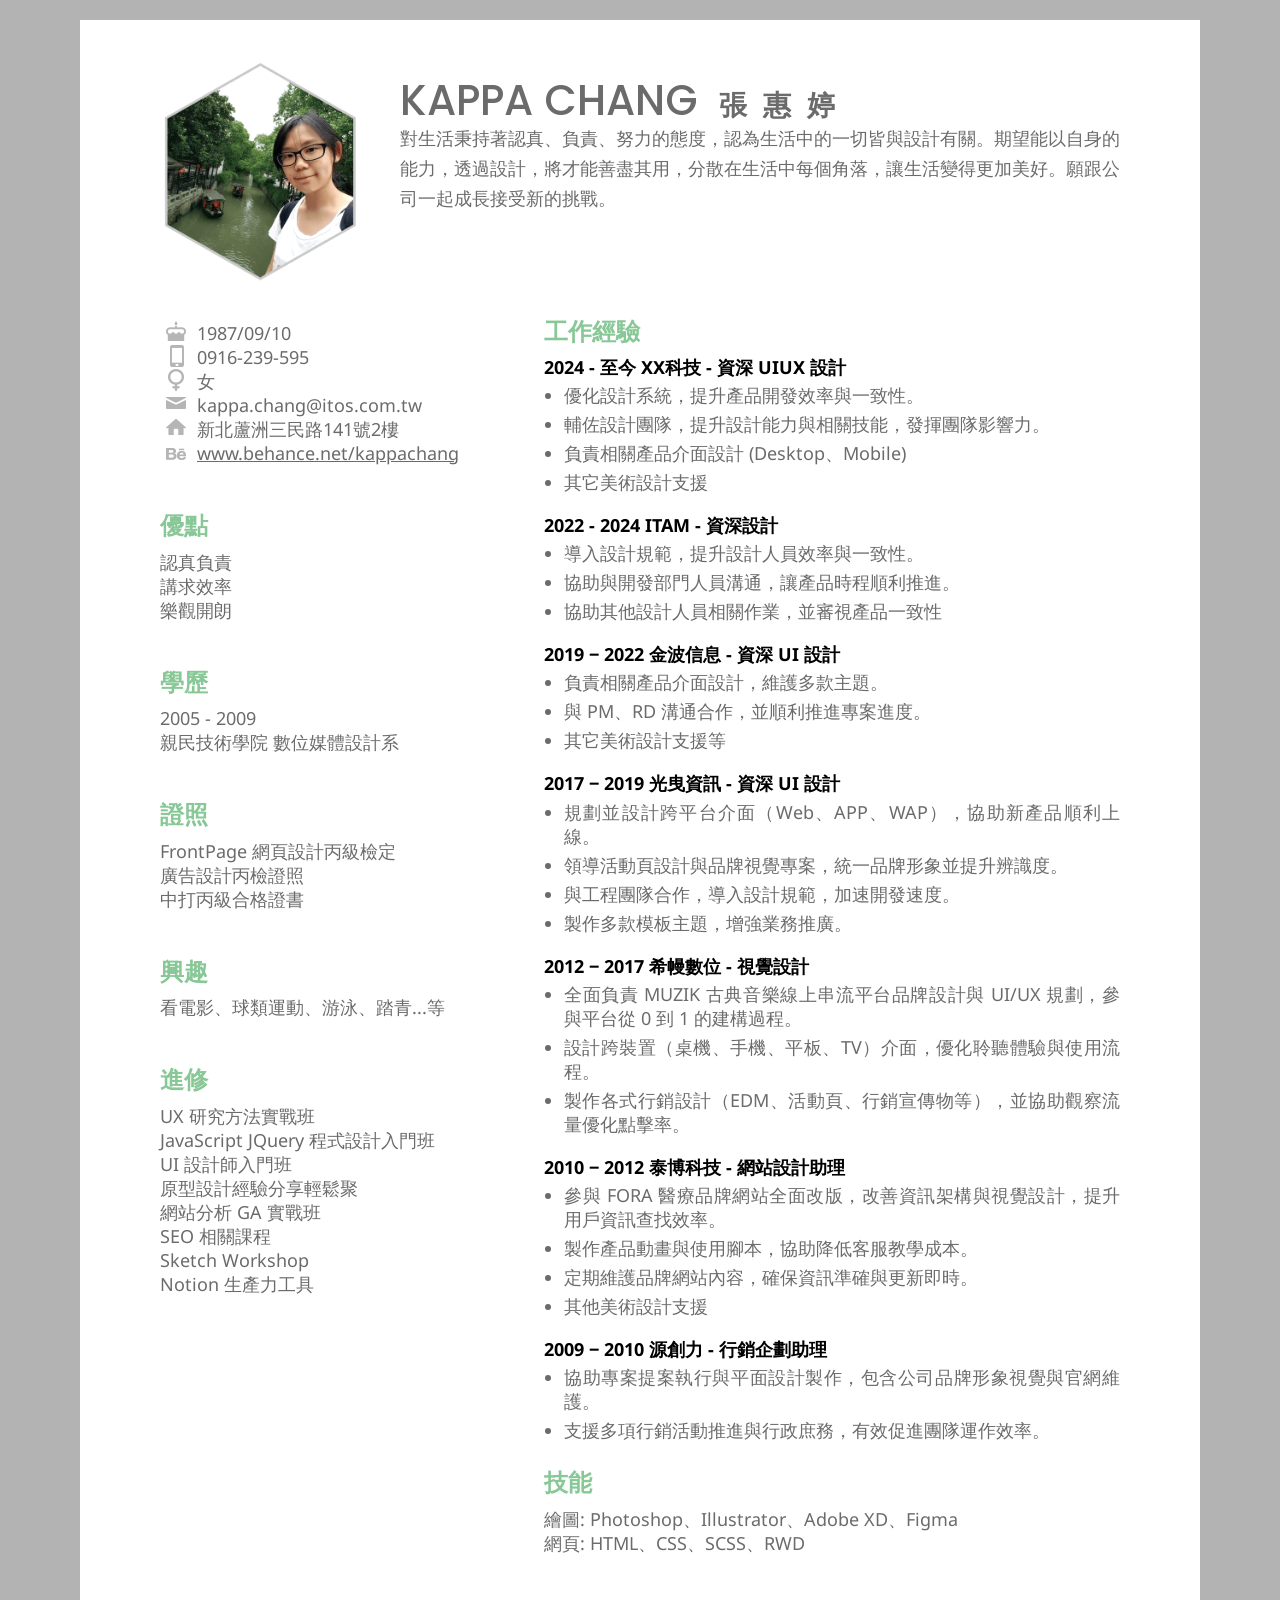
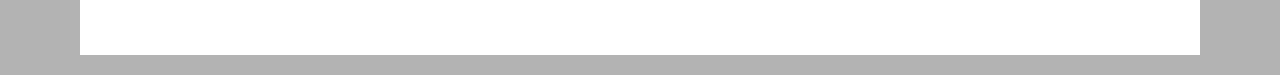
<file: index.html>
<!DOCTYPE html>
<html lang="en">
<head>
  <meta charset="UTF-8">
  <meta http-equiv="X-UA-Compatible" content="IE=edge">
  <meta name="viewport" content="width=device-width, initial-scale=1.0, user-scalable=no, minimum-scale=1.0, maximum-scale=1.0" /><!-- 支援手機 -->
  <meta name="format-detection" content="telephone=no" /><!-- 解除iOS手機電話link -->
	<title>KAPPA CHANG 張惠婷</title>
	<meta name='description' content='對生活秉持著認真、負責、努力的態度，認為生活中的一切皆與設計有關。期望能以自身的能力，透過設計，將才能善盡其用，分散在生活中每個角落，讓生活變得更加美好。願跟公司一起成長接受新的挑戰。'/>
  <link rel="stylesheet" href="css/style.css">
  <link rel="stylesheet" href="css/plug/animate.css">
	<style>
		@import url('https://fonts.googleapis.com/css?family=Noto+Sans:400,700|Poppins:300,500,600');
	</style>
</head>
<body>
  <!-- container start -->
	<div class="container">
		<div class="full">
			<div class="img wow flipInX" data-wow-delay=".3s"><img src="images/photo.png"></div>
			<div class="content">
				<h1 class="name-group wow fadeInDown" data-wow-offset="100" data-wow-delay="1.2s">
					<span class="en-name">KAPPA CHANG</span>
					<span class="ch-name">張惠婷</span></h1>
				<div class="desc wow fadeInUp" data-wow-offset="100" data-wow-delay=".3s">對生活秉持著認真、負責、努力的態度，認為生活中的一切皆與設計有關。期望能以自身的能力，透過設計，將才能善盡其用，分散在生活中每個角落，讓生活變得更加美好。願跟公司一起成長接受新的挑戰。</div>
			</div>
		</div>

		<div class="full">

			<!-- left start -->
			<div class="left">
				<div class="group-block setting-font15px wow fadeInUp" data-wow-delay="1.2s">
					<ul>
						<li><i class="icons icons__birthday"></i>1987/09/10</li>
						<li><i class="icons icons__phone"></i>0916-239-595</li>
						<li><i class="icons icons__gender"></i>女</li>
						<li><i class="icons icons__mail"></i>kappa.chang@itos.com.tw</li>
						<li><i class="icons icons__address"></i>新北蘆洲三民路141號2樓</li>
						<li><i class="icons icons__behance"></i><a href="https://www.behance.net/kappachang" target="_blank">www.behance.net/kappachang</a></li>
					</ul>
				</div>
				<div class="group-block wow fadeInUp" data-wow-delay="1.5s">
					<h2 class="resume-title">優點</h2>
					<ul>
						<li>認真負責</li>
						<li>講求效率</li>
						<li>樂觀開朗</li>
					</ul>
				</div>
				<div class="group-block wow fadeInUp" data-wow-offset="200" data-wow-delay="1.8s">
					<h2 class="resume-title">學歷</h2>
					<ul>
						<li>2005 - 2009</li>
						<li>親民技術學院 數位媒體設計系</li>
					</ul>
				</div>
				<div class="group-block wow fadeInUp" data-wow-offset="200" data-wow-delay=".3s">
					<h2 class="resume-title">證照</h2>
					<ul>
						<li>FrontPage 網頁設計丙級檢定</li>
						<li>廣告設計丙檢證照</li>
						<li>中打丙級合格證書</li>
					</ul>
				</div>
				<div class="group-block wow fadeInUp" data-wow-offset="200" data-wow-delay=".3s">
					<h2 class="resume-title">興趣</h2>
					<ul>
						<li>看電影、球類運動、游泳、踏青...等</li>
					</ul>
				</div>
				<div class="group-block wow fadeInUp" data-wow-offset="200" data-wow-delay=".3s">
					<h2 class="resume-title">進修</h2>
					<ul>
						<li>UX 研究方法實戰班</li>
						<li>JavaScript JQuery 程式設計入門班</li>
						<li>UI 設計師入門班</li>
						<li>原型設計經驗分享輕鬆聚</li>
						<li>網站分析 GA 實戰班</li>
						<li>SEO 相關課程</li>
						<li>Sketch Workshop</li>
						<li>Notion 生產力工具</li>
					</ul>
				</div>
			</div>
			<!-- left end -->

			<!-- right start -->
			<div class="right">
				<div class="group-block">
					<div class="wow fadeInUp" data-wow-delay="1.5s">
						<h2 class="resume-title">工作經驗</h2>
						<h3 class="resume-subtitle">2024 - 至今 XX科技 - 資深 UIUX 設計</h3>
						<!-- <div class="desc">負責相關產品介面設計與品牌視覺設計，內容包含網頁前後台設計、活動網頁設計、Banner 設計、賀卡設計...等。</div> -->
						<ul class="desc">
							<li>優化設計系統，提升產品開發效率與一致性。</li>
							<li>輔佐設計團隊，提升設計能力與相關技能，發揮團隊影響力。</li>
							<li>負責相關產品介面設計 (Desktop、Mobile)</li>
							<li>其它美術設計支援</li>
						</ul>
					</div>
					<div class="wow fadeInUp" data-wow-delay="1.8s">
						<h3 class="resume-subtitle">2022 - 2024 ITAM - 資深設計</h3>
						<!-- <div class="desc">負責相關產品介面設計，內容包含網頁桌機介面設計、手機介面設計、Banner 設計、後台設計...等。</div> -->
						 <ul class="desc">
							<li>導入設計規範，提升設計人員效率與一致性。</li>
							<li>協助與開發部門人員溝通，讓產品時程順利推進。</li>
							<li>協助其他設計人員相關作業，並審視產品一致性</li>
						</ul>
					</div>
					<div class="wow fadeInUp" data-wow-delay="2.1s">
						<h3 class="resume-subtitle">2019 ‒ 2022 金波信息 - 資深 UI 設計</h3>
						<!-- <div class="desc">負責相關產品介面設計，內容包含網頁前台設計、APP 設計、Banner 設計...等。</div> -->
						<ul class="desc">
							<li>負責相關產品介面設計，維護多款主題。</li>
							<li>與 PM、RD 溝通合作，並順利推進專案進度。</li>
							<li>其它美術設計支援等</li>
						</ul>
					</div>
					<div class="wow fadeInUp" data-wow-delay="2.4s">
						<h3 class="resume-subtitle">2017 ‒ 2019 光曳資訊 - 資深 UI 設計</h3>
						<!-- <div class="desc">負責相關產品介面設計與品牌行銷視覺設計，內容包含網頁前後台設計、APP 設計、WAP 設計、活動網頁設計、Banner 設計...等。</div> -->
						<ul class="desc">
							<li>規劃並設計跨平台介面（Web、APP、WAP），協助新產品順利上線。</li>
							<li>領導活動頁設計與品牌視覺專案，統一品牌形象並提升辨識度。</li>
							<li>與工程團隊合作，導入設計規範，加速開發速度。</li>
							<li>製作多款模板主題，增強業務推廣。</li>
						</ul>
					</div>
					<div class="wow fadeInUp" data-wow-delay=".3s">
						<h3 class="resume-subtitle">2012 ‒ 2017 希幔數位 - 視覺設計</h3>
						<!-- <div class="desc">主要負責 MUZIK 古典音樂線上平台整體品牌形像的規範與製作，工作內容從討論、規劃到執行皆有參與。其範圍包含官方網站前後台視覺與介面設計；手機、平板、電視介面設計；品牌活動文宣物、EDM、活動網頁設計(RWD、HTML、CSS)...等。</div> -->
						<ul class="desc">
							<li>全面負責 MUZIK 古典音樂線上串流平台品牌設計與 UI/UX 規劃，參與平台從 0 到 1 的建構過程。</li>
							<li>設計跨裝置（桌機、手機、平板、TV）介面，優化聆聽體驗與使用流程。</li>
							<li>製作各式行銷設計（EDM、活動頁、行銷宣傳物等），並協助觀察流量優化點擊率。</li>
						</ul>
					</div>
					<!-- <div class="wow fadeInUp" data-wow-offset="200" data-wow-delay=".3s">
						<h3 class="resume-subtitle">2011 - 2017 其它設計接案</h3>
						<div class="desc">網站設計、APP 設計、LOGO 設計、名片設計、平面設計...等。</div>
					</div> -->
					<div class="wow fadeInUp" data-wow-offset="200" data-wow-delay=".3s">
						<h3 class="resume-subtitle">2010 ‒ 2012 泰博科技 - 網站設計助理</h3>
						<!-- <div class="desc">主要負責 FORA 福爾醫療器材品牌網站改版提案與製作、頁面的維護與更新，血糖機、血壓計、器材使用的操作腳本與動畫和一些專案美編協助。</div> -->
						<ul class="desc">
							<li>參與 FORA 醫療品牌網站全面改版，改善資訊架構與視覺設計，提升用戶資訊查找效率。</li>
							<li>製作產品動畫與使用腳本，協助降低客服教學成本。</li>
							<li>定期維護品牌網站內容，確保資訊準確與更新即時。</li>
							<li>其他美術設計支援</li>
						</ul>
					</div>
					<div class="wow fadeInUp" data-wow-offset="200" data-wow-delay=".3s">
						<h3 class="resume-subtitle">2009 ‒ 2010 源創力 - 行銷企劃助理</h3>
						<!-- <div class="desc">主要負責協助專案企劃的執行製作、平面美編設計、品牌官方網站的更新維護與一般行政庶務。</div> -->
						<ul class="desc">
							<li>協助專案提案執行與平面設計製作，包含公司品牌形象視覺與官網維護。</li>
							<li>支援多項行銷活動推進與行政庶務，有效促進團隊運作效率。</li>
						</ul>
				</div>
				<div class="group-block wow fadeInUp" data-wow-offset="200" data-wow-delay=".3s">
					<h2 class="resume-title">技能</h2>
					<ul>
						<li>繪圖: Photoshop、Illustrator、Adobe XD、Figma</li>
						<li>網頁: HTML、CSS、SCSS、RWD</li>
					</ul>
				</div>
			</div>
			<!-- right end -->

		</div>
	</div>
	<!-- container end -->

<script type="text/javascript" src="js/plug/wow.min.js"></script>

<script>
	new WOW().init();
</script>
</body>
</html>
</file>
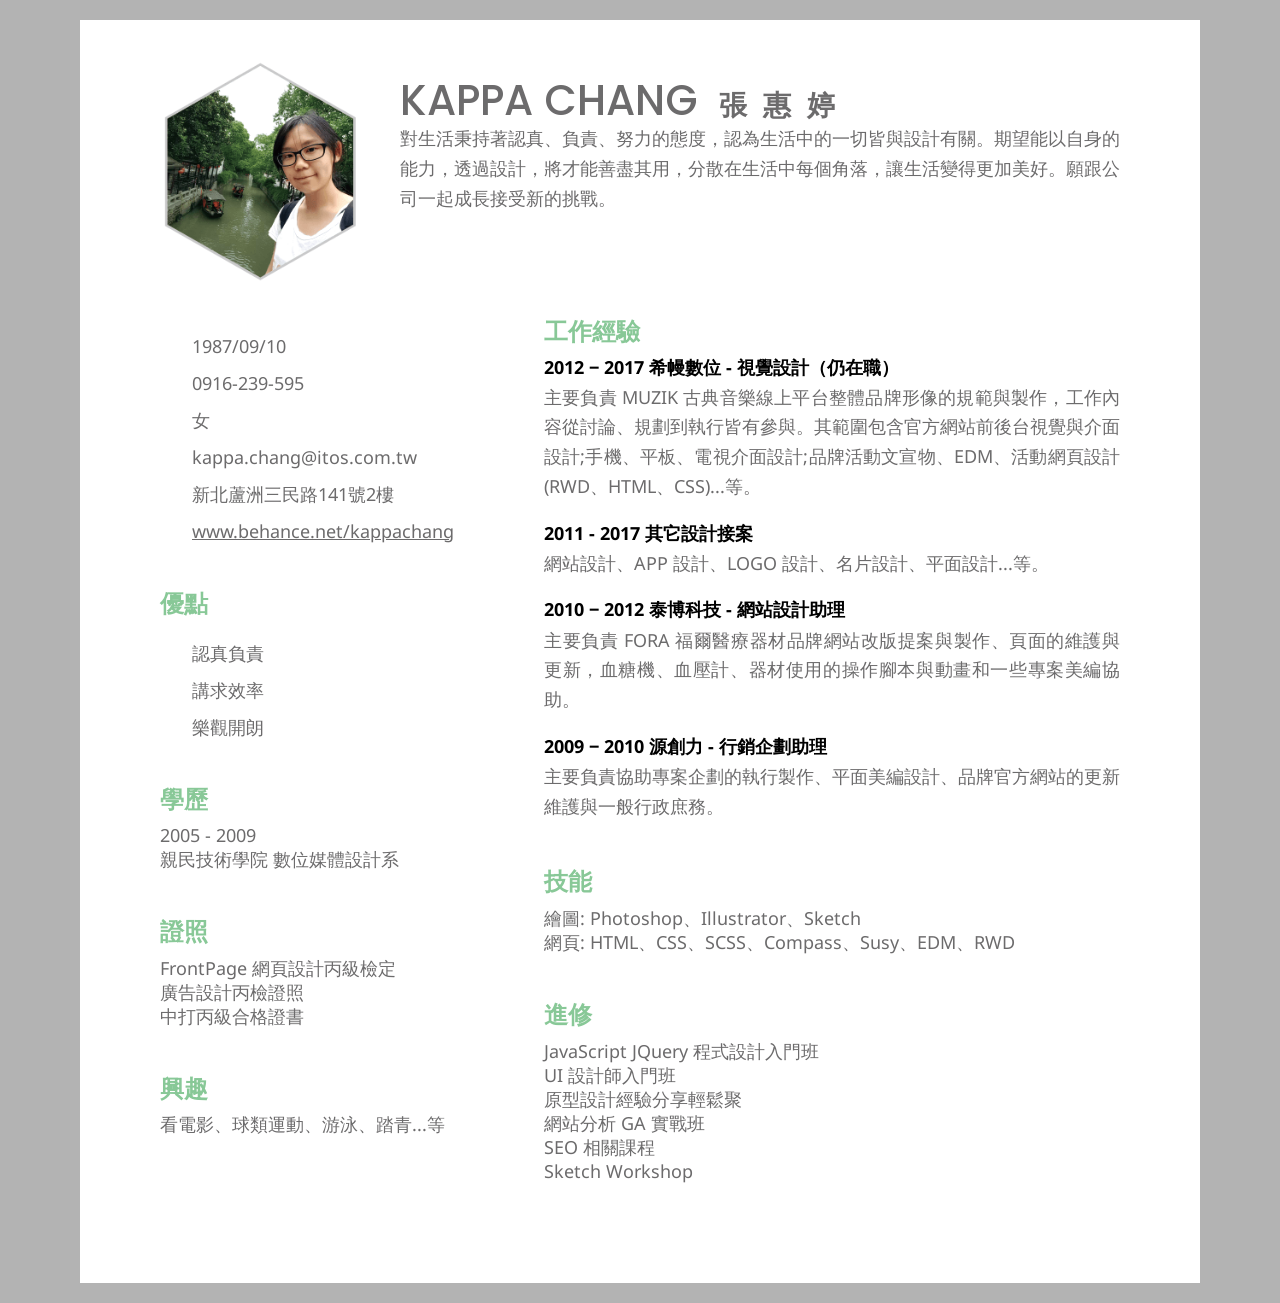
<file: resume.html>
<!DOCTYPE html>
<html lang="en">
<head>
	<meta charset="UTF-8">
	<link href="css/style.css" rel="stylesheet" />
	<title>resume</title>
	<style>
		@import url('https://fonts.googleapis.com/css?family=Noto+Sans:400,700|Poppins:300,500,600');
	</style>
</head>
<body>
	<!-- container start -->
	<div class="container">

		<div class="full clearfix">
			<div class="img"><img src="images/photo.png"></div>
			<div class="content">
				<h1 class="name-group">
					<span class="en-name">KAPPA CHANG</span>
					<span class="ch-name">張惠婷</span></h1>
				<div class="desc">對生活秉持著認真、負責、努力的態度，認為生活中的一切皆與設計有關。期望能以自身的能力，透過設計，將才能善盡其用，分散在生活中每個角落，讓生活變得更加美好。願跟公司一起成長接受新的挑戰。</div>
			</div>
		</div>

		<div class="full">

			<!-- left start -->
			<div class="left">
				<div class="group-block">
					<ul>
						<li><i class="icons icons-icons-birthday"></i>1987/09/10</li>
						<li><i class="icons icons-icons-phone"></i>0916-239-595</li>
						<li><i class="icons icons-icons-gender"></i>女</li>
						<li><i class="icons icons-icons-mail"></i>kappa.chang@itos.com.tw</li>
						<li><i class="icons icons-icons-address"></i>新北蘆洲三民路141號2樓</li>
						<li><i class="icons icons-icons-behance"></i><a href="https://www.behance.net/kappachang" target="_blank">www.behance.net/kappachang</a></li>
					</ul>
				</div>
				<div class="group-block">
					<h2 class="resume-title">優點</h2>
					<ul>
						<li><i class="icons icons"></i>認真負責</li>
						<li><i class="icons icons"></i>講求效率</li>
						<li><i class="icons icons"></i>樂觀開朗</li>
					</ul>
				</div>
				<div class="group-block">
					<h2 class="resume-title">學歷</h2>
					<ul>
						<li>2005 - 2009</li>
						<li>親民技術學院 數位媒體設計系</li>
					</ul>
				</div>
				<div class="group-block">
					<h2 class="resume-title">證照</h2>
					<ul>
						<li>FrontPage 網頁設計丙級檢定</li>
						<li>廣告設計丙檢證照</li>
						<li>中打丙級合格證書</li>
					</ul>
				</div>
				<div class="group-block">
					<h2 class="resume-title">興趣</h2>
					<ul>
						<li>看電影、球類運動、游泳、踏青...等</li>
					</ul>
				</div>
			</div>
			<!-- left end -->

			<!-- right start -->
			<div class="right">
				<div class="group-block">
					<h2 class="resume-title">工作經驗</h2>
					<h3 class="resume-subtitle">2012 ‒ 2017 希幔數位 - 視覺設計（仍在職）</h3>
					<div class="desc">主要負責 MUZIK 古典音樂線上平台整體品牌形像的規範與製作，工作內容從討論、規劃到執行皆有參與。其範圍包含官方網站前後台視覺與介面設計;手機、平板、電視介面設計;品牌活動文宣物、EDM、活動網頁設計(RWD、HTML、CSS)...等。</div>
					<h3 class="resume-subtitle">2011 - 2017 其它設計接案</h3>
					<div class="desc">網站設計、APP 設計、LOGO 設計、名片設計、平面設計...等。</div>
					<h3 class="resume-subtitle">2010 ‒ 2012 泰博科技 - 網站設計助理</h3>
					<div class="desc">主要負責 FORA 福爾醫療器材品牌網站改版提案與製作、頁面的維護與更新，血糖機、血壓計、器材使用的操作腳本與動畫和一些專案美編協助。</div>
					<h3 class="resume-subtitle">2009 ‒ 2010 源創力 - 行銷企劃助理</h3>
					<div class="desc">主要負責協助專案企劃的執行製作、平面美編設計、品牌官方網站的更新維護與一般行政庶務。</div>
				</div>
				<div class="group-block">
					<h2 class="resume-title">技能</h2>
					<ul>
						<li>繪圖: Photoshop、Illustrator、Sketch</li>
						<li>網頁: HTML、CSS、SCSS、Compass、Susy、EDM、RWD</li>
					</ul>
				</div>
				<div class="group-block">
					<h2 class="resume-title">進修</h2>
					<ul>
						<li>JavaScript JQuery 程式設計入門班</li>
						<li>UI 設計師入門班</li>
						<li>原型設計經驗分享輕鬆聚</li>
						<li>網站分析 GA 實戰班</li>
						<li>SEO 相關課程</li>
						<li>Sketch Workshop</li>
					</ul>
				</div>
			</div>
			<!-- right end -->

		</div>
	</div>
	<!-- container end -->

</body>
</html>
</file>
<file: css/style.css>
@charset "UTF-8";
/* CSS Document */
html, body, div, section, aside, figure, span, applet, object, iframe,
h1, h2, h3, h4, h5, h6, p, blockquote, pre,
a, abbr, acronym, address, big, cite, code,
del, dfn, em, font, img, ins, kbd, q, s, samp,
small, strong, sub, sup, tt, var,
b, u, i, center,
dl, dt, dd, ol, ul, li,
fieldset, form, label, legend,
table, caption, tbody, tfoot, thead, tr, th, td {
  margin: 0;
  padding: 0;
  border: 0;
  outline: 0;
  font-size: 100%;
  vertical-align: baseline;
  background: transparent;
  text-decoration: none;
}

body {
  line-height: 1;
}

ol, ul {
  list-style: none;
}

blockquote, q {
  quotes: none;
}

blockquote:before, blockquote:after,
q:before, q:after {
  content: '';
  content: none;
}

/* remember to define focus styles! */
:focus {
  outline: 0;
}

/* remember to highlight inserts somehow! */
ins {
  text-decoration: none;
}

del {
  text-decoration: line-through;
}

/* tables still need 'cellspacing="0"' in the markup */
table {
  border-collapse: collapse;
  border-spacing: 0;
}

.clearfix {
  *zoom: 1;
}

.clearfix:before, .clearfix:after {
  display: block;
  content: "";
  line-height: 0;
}

.clearfix:after {
  clear: both;
}

/*

&:before {
		// 右上箭頭
    @include arrow(30px,green,right-top);
    content: "";
		position: absolute;
		display: block;
		left: 10%;
		top: 100%;
	}

*/
.flex_0 {
  -webkit-box-flex: 0;
      -ms-flex: 0;
          flex: 0;
}

.flex_1 {
  -webkit-box-flex: 1;
      -ms-flex: 1;
          flex: 1;
}

.flex_2 {
  -webkit-box-flex: 2;
      -ms-flex: 2;
          flex: 2;
}

.flex_3 {
  -webkit-box-flex: 3;
      -ms-flex: 3;
          flex: 3;
}

.flex_4 {
  -webkit-box-flex: 4;
      -ms-flex: 4;
          flex: 4;
}

.flex_5 {
  -webkit-box-flex: 5;
      -ms-flex: 5;
          flex: 5;
}

.flex_6 {
  -webkit-box-flex: 6;
      -ms-flex: 6;
          flex: 6;
}

.flex_7 {
  -webkit-box-flex: 7;
      -ms-flex: 7;
          flex: 7;
}

.flex_8 {
  -webkit-box-flex: 8;
      -ms-flex: 8;
          flex: 8;
}

.flex_9 {
  -webkit-box-flex: 9;
      -ms-flex: 9;
          flex: 9;
}

.flex_10 {
  -webkit-box-flex: 10;
      -ms-flex: 10;
          flex: 10;
}

.flex_11 {
  -webkit-box-flex: 11;
      -ms-flex: 11;
          flex: 11;
}

.flex_12 {
  -webkit-box-flex: 12;
      -ms-flex: 12;
          flex: 12;
}

.flex_13 {
  -webkit-box-flex: 13;
      -ms-flex: 13;
          flex: 13;
}

.flex_14 {
  -webkit-box-flex: 14;
      -ms-flex: 14;
          flex: 14;
}

.flex_15 {
  -webkit-box-flex: 15;
      -ms-flex: 15;
          flex: 15;
}

.flex_16 {
  -webkit-box-flex: 16;
      -ms-flex: 16;
          flex: 16;
}

.flex_17 {
  -webkit-box-flex: 17;
      -ms-flex: 17;
          flex: 17;
}

.flex_18 {
  -webkit-box-flex: 18;
      -ms-flex: 18;
          flex: 18;
}

.flex_19 {
  -webkit-box-flex: 19;
      -ms-flex: 19;
          flex: 19;
}

.flex_20 {
  -webkit-box-flex: 20;
      -ms-flex: 20;
          flex: 20;
}

.flex_21 {
  -webkit-box-flex: 21;
      -ms-flex: 21;
          flex: 21;
}

.flex_22 {
  -webkit-box-flex: 22;
      -ms-flex: 22;
          flex: 22;
}

.flex_23 {
  -webkit-box-flex: 23;
      -ms-flex: 23;
          flex: 23;
}

.flex_24 {
  -webkit-box-flex: 24;
      -ms-flex: 24;
          flex: 24;
}

[data-row-count="1"] .data_row {
  width: calc(100%/1);
}

[data-row-count="2"] .data_row {
  width: calc(100%/2);
}

[data-row-count="3"] .data_row {
  width: calc(100%/3);
}

[data-row-count="4"] .data_row {
  width: calc(100%/4);
}

[data-row-count="5"] .data_row {
  width: calc(100%/5);
}

[data-row-count="6"] .data_row {
  width: calc(100%/6);
}

[data-row-count="7"] .data_row {
  width: calc(100%/7);
}

[data-row-count="8"] .data_row {
  width: calc(100%/8);
}

[data-row-count="9"] .data_row {
  width: calc(100%/9);
}

[data-row-count="10"] .data_row {
  width: calc(100%/10);
}

[data-row-count="11"] .data_row {
  width: calc(100%/11);
}

[data-row-count="12"] .data_row {
  width: calc(100%/12);
}

[data-row-count="13"] .data_row {
  width: calc(100%/13);
}

[data-row-count="14"] .data_row {
  width: calc(100%/14);
}

[data-row-count="15"] .data_row {
  width: calc(100%/15);
}

[data-row-count="16"] .data_row {
  width: calc(100%/16);
}

[data-row-count="17"] .data_row {
  width: calc(100%/17);
}

[data-row-count="18"] .data_row {
  width: calc(100%/18);
}

[data-row-count="19"] .data_row {
  width: calc(100%/19);
}

[data-row-count="20"] .data_row {
  width: calc(100%/20);
}

.row {
  box-sizing: border-box;
  -webkit-box-sizing: border-box;
  -moz-box-sizing: border-box;
  position: relative;
  width: 100%;
  margin: 0;
}

.row.horizontal {
  display: -webkit-box;
  display: -ms-flexbox;
  display: flex;
  -webkit-box-orient: horizontal;
  -webkit-box-direction: normal;
      -ms-flex-direction: row;
          flex-direction: row;
  -webkit-box-align: start;
      -ms-flex-align: start;
          align-items: flex-start;
  -webkit-box-pack: start;
      -ms-flex-pack: start;
          justify-content: flex-start;
}

.row.horizontal.v_center {
  display: -webkit-box;
  display: -ms-flexbox;
  display: flex;
  -webkit-box-orient: horizontal;
  -webkit-box-direction: normal;
      -ms-flex-direction: row;
          flex-direction: row;
  -webkit-box-align: center;
      -ms-flex-align: center;
          align-items: center;
  -webkit-box-pack: start;
      -ms-flex-pack: start;
          justify-content: flex-start;
}

.row.horizontal.v_center.left {
  -webkit-box-align: start;
      -ms-flex-align: start;
          align-items: flex-start;
}

.row.horizontal.v_center.center {
  -webkit-box-align: center;
      -ms-flex-align: center;
          align-items: center;
}

.row.horizontal.v_center.right {
  -webkit-box-align: end;
      -ms-flex-align: end;
          align-items: flex-end;
}

.row.horizontal.h_center {
  display: -webkit-box;
  display: -ms-flexbox;
  display: flex;
  -webkit-box-orient: horizontal;
  -webkit-box-direction: normal;
      -ms-flex-direction: row;
          flex-direction: row;
  -webkit-box-align: start;
      -ms-flex-align: start;
          align-items: flex-start;
  -webkit-box-pack: center;
      -ms-flex-pack: center;
          justify-content: center;
}

.row.horizontal.h_end {
  display: -webkit-box;
  display: -ms-flexbox;
  display: flex;
  -webkit-box-orient: horizontal;
  -webkit-box-direction: normal;
      -ms-flex-direction: row;
          flex-direction: row;
  -webkit-box-align: start;
      -ms-flex-align: start;
          align-items: flex-start;
  -webkit-box-pack: end;
      -ms-flex-pack: end;
          justify-content: flex-end;
}

.row.horizontal.bottom_left {
  display: -webkit-box;
  display: -ms-flexbox;
  display: flex;
  -webkit-box-orient: horizontal;
  -webkit-box-direction: normal;
      -ms-flex-direction: row;
          flex-direction: row;
  -webkit-box-align: end;
      -ms-flex-align: end;
          align-items: flex-end;
  -webkit-box-pack: start;
      -ms-flex-pack: start;
          justify-content: flex-start;
}

.row.horizontal.bottom_center {
  display: -webkit-box;
  display: -ms-flexbox;
  display: flex;
  -webkit-box-orient: horizontal;
  -webkit-box-direction: normal;
      -ms-flex-direction: row;
          flex-direction: row;
  -webkit-box-align: end;
      -ms-flex-align: end;
          align-items: flex-end;
  -webkit-box-pack: center;
      -ms-flex-pack: center;
          justify-content: center;
}

.row.horizontal.bottom_right {
  display: -webkit-box;
  display: -ms-flexbox;
  display: flex;
  -webkit-box-orient: horizontal;
  -webkit-box-direction: normal;
      -ms-flex-direction: row;
          flex-direction: row;
  -webkit-box-align: end;
      -ms-flex-align: end;
          align-items: flex-end;
  -webkit-box-pack: end;
      -ms-flex-pack: end;
          justify-content: flex-end;
}

.row.horizontal.stretch {
  -webkit-box-align: stretch;
      -ms-flex-align: stretch;
          align-items: stretch;
}

.row.vertical {
  display: -webkit-box;
  display: -ms-flexbox;
  display: flex;
  -webkit-box-orient: vertical;
  -webkit-box-direction: normal;
      -ms-flex-direction: column;
          flex-direction: column;
  -webkit-box-align: start;
      -ms-flex-align: start;
          align-items: flex-start;
  -webkit-box-pack: start;
      -ms-flex-pack: start;
          justify-content: flex-start;
}

.row.vertical.v_center {
  display: -webkit-box;
  display: -ms-flexbox;
  display: flex;
  -webkit-box-orient: vertical;
  -webkit-box-direction: normal;
      -ms-flex-direction: column;
          flex-direction: column;
  -webkit-box-align: start;
      -ms-flex-align: start;
          align-items: flex-start;
  -webkit-box-pack: center;
      -ms-flex-pack: center;
          justify-content: center;
}

.row.vertical.v_center.left {
  -webkit-box-align: start;
      -ms-flex-align: start;
          align-items: flex-start;
}

.row.vertical.v_center.center {
  -webkit-box-align: center;
      -ms-flex-align: center;
          align-items: center;
}

.row.vertical.v_center.right {
  -webkit-box-align: end;
      -ms-flex-align: end;
          align-items: flex-end;
}

.row.vertical.h_center {
  display: -webkit-box;
  display: -ms-flexbox;
  display: flex;
  -webkit-box-orient: vertical;
  -webkit-box-direction: normal;
      -ms-flex-direction: column;
          flex-direction: column;
  -webkit-box-align: center;
      -ms-flex-align: center;
          align-items: center;
  -webkit-box-pack: start;
      -ms-flex-pack: start;
          justify-content: flex-start;
}

.row.vertical.h_end {
  display: -webkit-box;
  display: -ms-flexbox;
  display: flex;
  -webkit-box-orient: vertical;
  -webkit-box-direction: normal;
      -ms-flex-direction: column;
          flex-direction: column;
  -webkit-box-align: end;
      -ms-flex-align: end;
          align-items: flex-end;
  -webkit-box-pack: start;
      -ms-flex-pack: start;
          justify-content: flex-start;
}

.row.vertical.bottom_left {
  display: -webkit-box;
  display: -ms-flexbox;
  display: flex;
  -webkit-box-orient: vertical;
  -webkit-box-direction: normal;
      -ms-flex-direction: column;
          flex-direction: column;
  -webkit-box-align: start;
      -ms-flex-align: start;
          align-items: flex-start;
  -webkit-box-pack: end;
      -ms-flex-pack: end;
          justify-content: flex-end;
}

.row.vertical.bottom_center {
  display: -webkit-box;
  display: -ms-flexbox;
  display: flex;
  -webkit-box-orient: vertical;
  -webkit-box-direction: normal;
      -ms-flex-direction: column;
          flex-direction: column;
  -webkit-box-align: center;
      -ms-flex-align: center;
          align-items: center;
  -webkit-box-pack: end;
      -ms-flex-pack: end;
          justify-content: flex-end;
}

.row.vertical.bottom_right {
  display: -webkit-box;
  display: -ms-flexbox;
  display: flex;
  -webkit-box-orient: vertical;
  -webkit-box-direction: normal;
      -ms-flex-direction: column;
          flex-direction: column;
  -webkit-box-align: end;
      -ms-flex-align: end;
          align-items: flex-end;
  -webkit-box-pack: end;
      -ms-flex-pack: end;
          justify-content: flex-end;
}

.row.center {
  -webkit-box-align: center;
      -ms-flex-align: center;
          align-items: center;
  -webkit-box-pack: center;
      -ms-flex-pack: center;
          justify-content: center;
}

.row.space_between {
  -webkit-box-pack: justify;
      -ms-flex-pack: justify;
          justify-content: space-between;
}

.row.space_around {
  -ms-flex-pack: distribute;
      justify-content: space-around;
}

.row.space_evenly {
  -webkit-box-pack: space-evenly;
      -ms-flex-pack: space-evenly;
          justify-content: space-evenly;
}

.row.wrap {
  -ms-flex-wrap: wrap;
      flex-wrap: wrap;
}

[data-inset="0rem"] {
  padding: 0rem;
}

[data-inset="0.5rem"] {
  padding: 0.5rem;
}

[data-inset="1rem"] {
  padding: 1rem;
}

[data-inset="1.5rem"] {
  padding: 1.5rem;
}

[data-inset="2rem"] {
  padding: 2rem;
}

[data-width="0%"] {
  width: 0%;
}

[data-width="1%"] {
  width: 1%;
}

[data-width="2%"] {
  width: 2%;
}

[data-width="3%"] {
  width: 3%;
}

[data-width="4%"] {
  width: 4%;
}

[data-width="5%"] {
  width: 5%;
}

[data-width="6%"] {
  width: 6%;
}

[data-width="7%"] {
  width: 7%;
}

[data-width="8%"] {
  width: 8%;
}

[data-width="9%"] {
  width: 9%;
}

[data-width="10%"] {
  width: 10%;
}

[data-width="11%"] {
  width: 11%;
}

[data-width="12%"] {
  width: 12%;
}

[data-width="13%"] {
  width: 13%;
}

[data-width="14%"] {
  width: 14%;
}

[data-width="15%"] {
  width: 15%;
}

[data-width="16%"] {
  width: 16%;
}

[data-width="17%"] {
  width: 17%;
}

[data-width="18%"] {
  width: 18%;
}

[data-width="19%"] {
  width: 19%;
}

[data-width="20%"] {
  width: 20%;
}

[data-width="21%"] {
  width: 21%;
}

[data-width="22%"] {
  width: 22%;
}

[data-width="23%"] {
  width: 23%;
}

[data-width="24%"] {
  width: 24%;
}

[data-width="25%"] {
  width: 25%;
}

[data-width="26%"] {
  width: 26%;
}

[data-width="27%"] {
  width: 27%;
}

[data-width="28%"] {
  width: 28%;
}

[data-width="29%"] {
  width: 29%;
}

[data-width="30%"] {
  width: 30%;
}

[data-width="31%"] {
  width: 31%;
}

[data-width="32%"] {
  width: 32%;
}

[data-width="33%"] {
  width: 33%;
}

[data-width="34%"] {
  width: 34%;
}

[data-width="35%"] {
  width: 35%;
}

[data-width="36%"] {
  width: 36%;
}

[data-width="37%"] {
  width: 37%;
}

[data-width="38%"] {
  width: 38%;
}

[data-width="39%"] {
  width: 39%;
}

[data-width="40%"] {
  width: 40%;
}

[data-width="41%"] {
  width: 41%;
}

[data-width="42%"] {
  width: 42%;
}

[data-width="43%"] {
  width: 43%;
}

[data-width="44%"] {
  width: 44%;
}

[data-width="45%"] {
  width: 45%;
}

[data-width="46%"] {
  width: 46%;
}

[data-width="47%"] {
  width: 47%;
}

[data-width="48%"] {
  width: 48%;
}

[data-width="49%"] {
  width: 49%;
}

[data-width="50%"] {
  width: 50%;
}

[data-width="51%"] {
  width: 51%;
}

[data-width="52%"] {
  width: 52%;
}

[data-width="53%"] {
  width: 53%;
}

[data-width="54%"] {
  width: 54%;
}

[data-width="55%"] {
  width: 55%;
}

[data-width="56%"] {
  width: 56%;
}

[data-width="57%"] {
  width: 57%;
}

[data-width="58%"] {
  width: 58%;
}

[data-width="59%"] {
  width: 59%;
}

[data-width="60%"] {
  width: 60%;
}

[data-width="61%"] {
  width: 61%;
}

[data-width="62%"] {
  width: 62%;
}

[data-width="63%"] {
  width: 63%;
}

[data-width="64%"] {
  width: 64%;
}

[data-width="65%"] {
  width: 65%;
}

[data-width="66%"] {
  width: 66%;
}

[data-width="67%"] {
  width: 67%;
}

[data-width="68%"] {
  width: 68%;
}

[data-width="69%"] {
  width: 69%;
}

[data-width="70%"] {
  width: 70%;
}

[data-width="71%"] {
  width: 71%;
}

[data-width="72%"] {
  width: 72%;
}

[data-width="73%"] {
  width: 73%;
}

[data-width="74%"] {
  width: 74%;
}

[data-width="75%"] {
  width: 75%;
}

[data-width="76%"] {
  width: 76%;
}

[data-width="77%"] {
  width: 77%;
}

[data-width="78%"] {
  width: 78%;
}

[data-width="79%"] {
  width: 79%;
}

[data-width="80%"] {
  width: 80%;
}

[data-width="81%"] {
  width: 81%;
}

[data-width="82%"] {
  width: 82%;
}

[data-width="83%"] {
  width: 83%;
}

[data-width="84%"] {
  width: 84%;
}

[data-width="85%"] {
  width: 85%;
}

[data-width="86%"] {
  width: 86%;
}

[data-width="87%"] {
  width: 87%;
}

[data-width="88%"] {
  width: 88%;
}

[data-width="89%"] {
  width: 89%;
}

[data-width="90%"] {
  width: 90%;
}

[data-width="91%"] {
  width: 91%;
}

[data-width="92%"] {
  width: 92%;
}

[data-width="93%"] {
  width: 93%;
}

[data-width="94%"] {
  width: 94%;
}

[data-width="95%"] {
  width: 95%;
}

[data-width="96%"] {
  width: 96%;
}

[data-width="97%"] {
  width: 97%;
}

[data-width="98%"] {
  width: 98%;
}

[data-width="99%"] {
  width: 99%;
}

[data-width="100%"] {
  width: 100%;
}

[data-space-all="0rem"] {
  margin: 0rem;
}

[data-space-all="0.5rem"] {
  margin: 0.5rem;
}

[data-space-all="1rem"] {
  margin: 1rem;
}

[data-space-all="1.5rem"] {
  margin: 1.5rem;
}

[data-space-all="2rem"] {
  margin: 2rem;
}

[data-space-all="2.5rem"] {
  margin: 2.5rem;
}

[data-space-all="3rem"] {
  margin: 3rem;
}

[data-space-left="0rem"] {
  margin-left: 0rem;
}

[data-space-left="0.5rem"] {
  margin-left: 0.5rem;
}

[data-space-left="1rem"] {
  margin-left: 1rem;
}

[data-space-left="1.5rem"] {
  margin-left: 1.5rem;
}

[data-space-left="2rem"] {
  margin-left: 2rem;
}

[data-space-left="2.5rem"] {
  margin-left: 2.5rem;
}

[data-space-left="3rem"] {
  margin-left: 3rem;
}

[data-space-right="0rem"] {
  margin-right: 0rem;
}

[data-space-right="0.5rem"] {
  margin-right: 0.5rem;
}

[data-space-right="1rem"] {
  margin-right: 1rem;
}

[data-space-right="1.5rem"] {
  margin-right: 1.5rem;
}

[data-space-right="2rem"] {
  margin-right: 2rem;
}

[data-space-right="2.5rem"] {
  margin-right: 2.5rem;
}

[data-space-right="3rem"] {
  margin-right: 3rem;
}

[data-space-top="0rem"] {
  margin-top: 0rem;
}

[data-space-top="0.5rem"] {
  margin-top: 0.5rem;
}

[data-space-top="1rem"] {
  margin-top: 1rem;
}

[data-space-top="1.5rem"] {
  margin-top: 1.5rem;
}

[data-space-top="2rem"] {
  margin-top: 2rem;
}

[data-space-top="2.5rem"] {
  margin-top: 2.5rem;
}

[data-space-top="3rem"] {
  margin-top: 3rem;
}

[data-space-bottom="0rem"] {
  margin-bottom: 0rem;
}

[data-space-bottom="0.5rem"] {
  margin-bottom: 0.5rem;
}

[data-space-bottom="1rem"] {
  margin-bottom: 1rem;
}

[data-space-bottom="1.5rem"] {
  margin-bottom: 1.5rem;
}

[data-space-bottom="2rem"] {
  margin-bottom: 2rem;
}

[data-space-bottom="2.5rem"] {
  margin-bottom: 2.5rem;
}

[data-space-bottom="3rem"] {
  margin-bottom: 3rem;
}

[data-space-horizontal="0rem"] {
  margin: 0 0rem;
}

[data-space-horizontal="0.5rem"] {
  margin: 0 0.5rem;
}

[data-space-horizontal="1rem"] {
  margin: 0 1rem;
}

[data-space-horizontal="1.5rem"] {
  margin: 0 1.5rem;
}

[data-space-horizontal="2rem"] {
  margin: 0 2rem;
}

[data-space-horizontal="2.5rem"] {
  margin: 0 2.5rem;
}

[data-space-horizontal="3rem"] {
  margin: 0 3rem;
}

[data-space-vertical="0rem"] {
  margin: 0rem 0;
}

[data-space-vertical="0.5rem"] {
  margin: 0.5rem 0;
}

[data-space-vertical="1rem"] {
  margin: 1rem 0;
}

[data-space-vertical="1.5rem"] {
  margin: 1.5rem 0;
}

[data-space-vertical="2rem"] {
  margin: 2rem 0;
}

[data-space-vertical="2.5rem"] {
  margin: 2.5rem 0;
}

[data-space-vertical="3rem"] {
  margin: 3rem 0;
}

.media-query__block {
  width: 100%;
  height: 100px;
  background: pink;
}

.media-query__block:after {
  content: '這是 desktop';
}

@media (max-width: 1023px) {
  .media-query__block {
    background: red;
  }
  .media-query__block:after {
    content: '這是 pad';
  }
}

@media (max-width: 568px) {
  .media-query__block {
    background: yellow;
  }
  .media-query__block:after {
    content: '這是 mobile';
  }
}

html, body {
  color: #6C6B6C;
  background: #FFF;
  font-family: "微軟正黑體", "LiHei Pro", "sans-serif";
  font-size: 16px;
  line-height: 1.65;
}

/*LOGO h1 加字*/
a {
  color: #6C6B6C;
}

a:link {
  text-decoration: underline;
}

a:hover {
  color: #9f9e9f;
}

.icons-logo {
  white-space: nowrap;
  text-indent: 110%;
  /*把文字用縮排推到寬度以外*/
  overflow: hidden;
  margin: 5px 0;
}

h1, h2, h3, h4 {
  font-weight: bold;
}

.icons {
  display: inline-block;
}

.is-hidden {
  text-indent: -9999em;
  overflow: hidden;
  white-space: nowrap;
  display: none;
}

html, body {
  height: 100%;
  font-family: "Noto Sans", "微軟正黑體", "LiHei Pro", sans-serif;
  font-weight: 400;
}

body {
  background: #b3b3b3;
  padding: 20px;
  height: auto;
}

@media (max-width: 568px) {
  body {
    padding: 10px;
  }
}

.container-fluid {
  width: 100%;
}

.header {
  width: 100%;
}

.container {
  box-sizing: border-box;
  -webkit-box-sizing: border-box;
  -moz-box-sizing: border-box;
  width: 100%;
  max-width: 1120px;
  margin: auto;
  position: relative;
  padding: 40px 80px;
  font-size: 18px;
  line-height: 1.65;
  background: white;
}

@media (max-width: 1023px) {
  .container {
    padding: 40px;
  }
}

@media (max-width: 568px) {
  .container {
    padding: 40px 20px;
    font-size: 16px;
  }
}

@media (max-width: 375px) {
  .container {
    padding: 40px 5px;
    font-size: 16px;
  }
}

.footer {
  width: 100%;
}

.full {
  box-sizing: border-box;
  -webkit-box-sizing: border-box;
  -moz-box-sizing: border-box;
  zoom: 1;
  /*IE6, IE7*/
  width: 100%;
  padding-bottom: 20px;
  display: -webkit-box;
  display: -ms-flexbox;
  display: flex;
  -webkit-box-orient: horizontal;
  -webkit-box-direction: normal;
      -ms-flex-direction: row;
          flex-direction: row;
}

.full::before {
  content: "";
  display: table;
}

.full::after {
  content: "";
  display: table;
  clear: both;
}

@media (max-width: 1023px) {
  .full {
    -webkit-box-orient: vertical;
    -webkit-box-direction: normal;
        -ms-flex-direction: column;
            flex-direction: column;
  }
}

@media (max-width: 568px) {
  .full {
    -webkit-box-orient: vertical;
    -webkit-box-direction: normal;
        -ms-flex-direction: column;
            flex-direction: column;
  }
}

.name-group {
  margin-top: 20px;
}

@media (max-width: 1023px) {
  .name-group {
    margin: 0 0 20px;
    text-align: center;
  }
}

.en-name {
  font-family: 'Poppins', sans-serif;
  font-size: 42px;
  line-height: 42px;
  font-weight: 500;
  margin-right: 16px;
}

@media (max-width: 1023px) {
  .en-name {
    display: block;
    font-size: 40px;
    line-height: 40px;
  }
}

@media (max-width: 568px) {
  .en-name {
    font-size: 32px;
    line-height: 32px;
  }
}

.ch-name {
  font-size: 28px;
  line-height: 1.44375em;
  font-weight: bold;
  letter-spacing: 16px;
  display: inline-block;
}

@media (max-width: 568px) {
  .ch-name {
    font-size: 24px;
    line-height: 24px;
  }
}

.img {
  box-sizing: border-box;
  -webkit-box-sizing: border-box;
  -moz-box-sizing: border-box;
  width: 25%;
  padding-right: 40px;
  text-align: center;
}

@media (max-width: 1023px) {
  .img {
    width: 100%;
    padding: 0 15%;
  }
}

@media (max-width: 568px) {
  .img {
    width: 100%;
    padding: 0;
  }
}

.img img {
  width: 100%;
  max-width: 200px;
}

.content {
  box-sizing: border-box;
  -webkit-box-sizing: border-box;
  -moz-box-sizing: border-box;
  width: 75%;
}

@media (max-width: 1023px) {
  .content {
    width: 100%;
    padding: 0 15%;
  }
}

@media (max-width: 568px) {
  .content {
    width: 100%;
    padding: 0 5%;
  }
}

.left {
  box-sizing: border-box;
  -webkit-box-sizing: border-box;
  -moz-box-sizing: border-box;
  width: 40%;
  padding-top: 10px;
  min-width: 360px;
}

@media (max-width: 1023px) {
  .left {
    width: 100%;
    padding: 0 15%;
    min-width: 100%;
  }
}

@media (max-width: 568px) {
  .left {
    width: 100%;
    padding: 0 5%;
    min-width: 100%;
  }
}

.right {
  box-sizing: border-box;
  -webkit-box-sizing: border-box;
  -moz-box-sizing: border-box;
  width: 60%;
}

@media (max-width: 1023px) {
  .right {
    width: 100%;
    padding: 0 15%;
  }
}

@media (max-width: 568px) {
  .right {
    width: 100%;
    padding: 0 5%;
  }
}

.group-block {
  margin-bottom: 40px;
}

.group-block li {
  line-height: 24px;
}

.resume-title {
  font-size: 24px;
  color: #88C897;
  margin-bottom: 5px;
}

.resume-subtitle {
  font-size: 18px;
  line-height: 1.2375em;
  font-weight: bold;
  color: black;
  margin-bottom: 5px;
}

.desc {
  margin-bottom: 20px;
  word-wrap: break-word;
  text-align: justify;
  text-justify: inter-ideograph;
}

.desc li {
  list-style: disc;
  margin-left: 20px;
  margin-bottom: 5px;
}

.icons {
  display: inline-block;
  width: 32px;
  height: 32px;
}

.icons__birthday {
  background: url("../images/icons/icons-birthday.png") no-repeat;
  margin: -7px 5px -7px 0;
}

.icons__phone {
  background: url("../images/icons/icons-phone.png") no-repeat;
  margin: -7px 5px -7px 0;
}

.icons__gender {
  background: url("../images/icons/icons-gender.png") no-repeat;
  margin: -7px 5px -7px 0;
}

.icons__mail {
  background: url("../images/icons/icons-mail.png") no-repeat;
  margin: -7px 5px -7px 0;
}

.icons__address {
  background: url("../images/icons/icons-address.png") no-repeat;
  margin: -7px 5px -7px 0;
}

.icons__behance {
  background: url("../images/icons/icons-behance.png") no-repeat;
  margin: -10px 5px -10px 0;
}

@media (max-width: 568px) {
  .setting-font15px {
    font-size: 15px;
  }
}
/*# sourceMappingURL=style.css.map */
</file>
